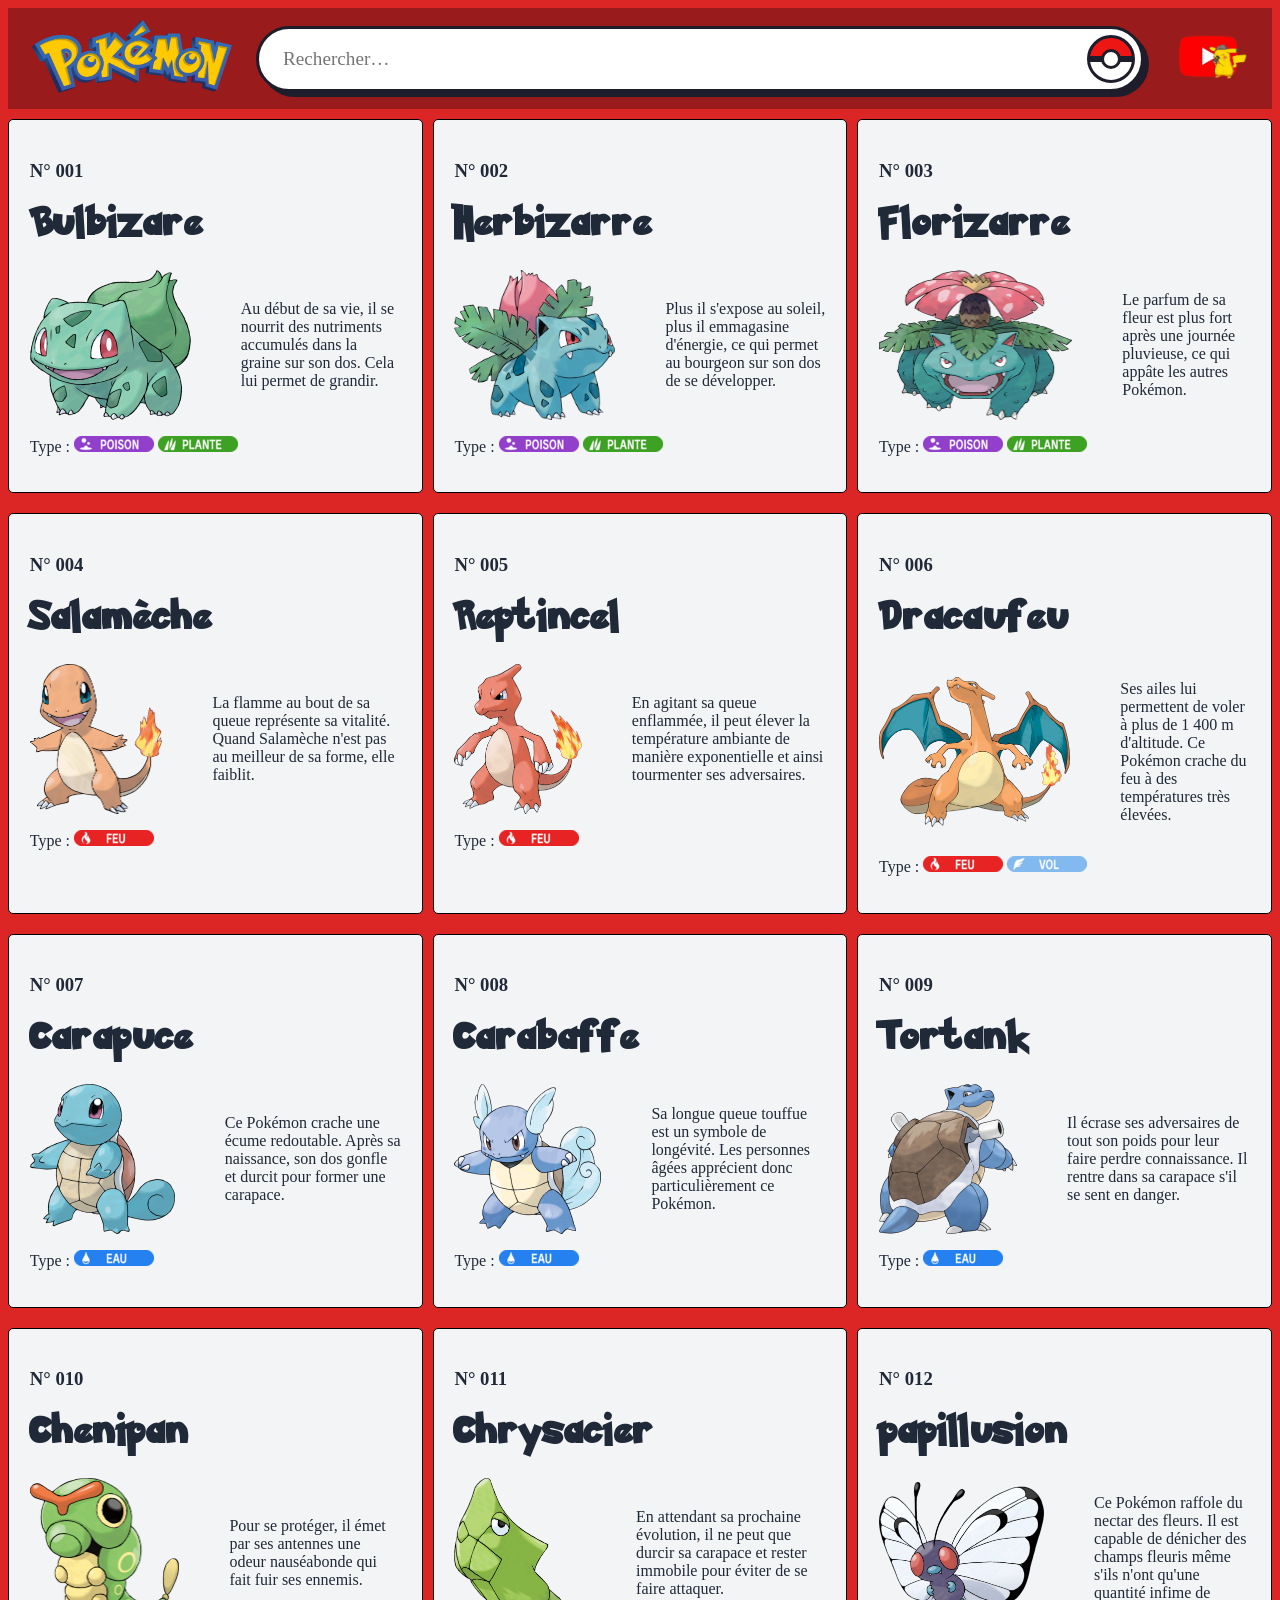
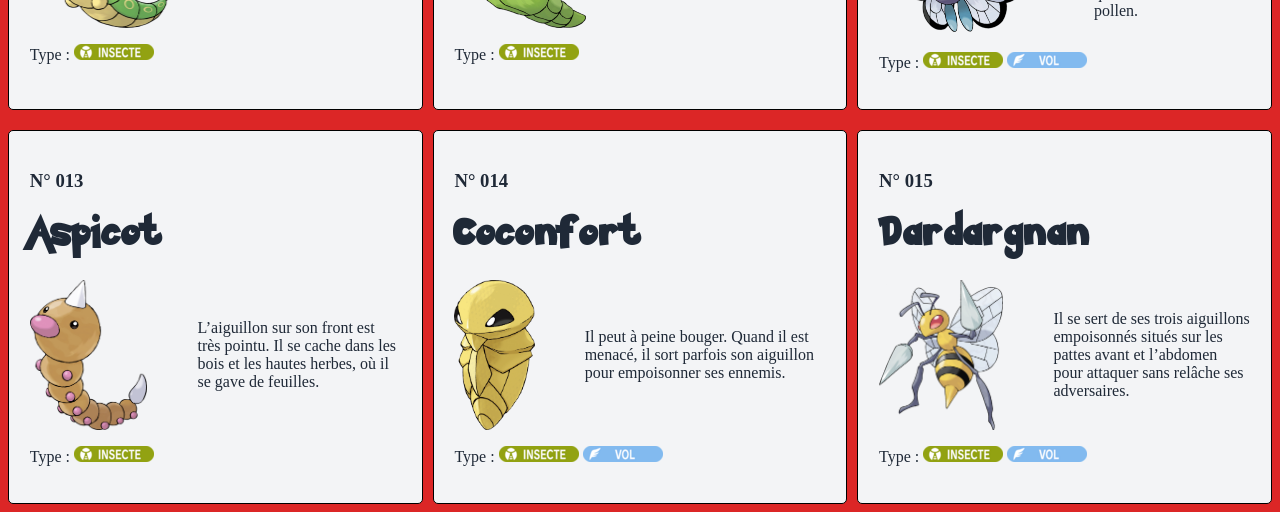
<file: index.html>
<!-- https://github.com/Damienr2212/Project_Pokedex_WEBDEV -->

<!DOCTYPE html>
<html lang="fr">
<head>
    <meta charset="UTF-8">
    <meta name="viewport" content="width=device-width, initial-scale=1.0">
    <link href='https://fonts.cdnfonts.com/css/pocket-monster' rel='stylesheet'>   
    <link rel="stylesheet" href="index.css">
    <title>Pokedex</title>
</head>
<body>
    <header>
    <div class="navbar">
        <nav>
            
            <a href="https://www.pokemon.com/fr"> <img class="logo_pokemon" src="/images/Logo_pokemon.png"> </a>
            <form action="#" role="search">
                <input type="search" name="q" placeholder="Rechercher…" aria-label="Rechercher">
                <button type="submit" aria-label="Lancer la recherche"></button>
            </form>
            <a href="https://www.youtube.com/@pokemon"> <img class="logo_youtube" src="/images/logo_youtube_transparent.png" alt="pika_youtube"> </a>

            


        </nav>
    </div>
    </header>

    <div class="afficher_cards">

        <div id="card1" class="cards">
            <a href="detail_bulbizare.html">
            <h3  class="numero">N° 001</h3>
            <h1 class="titrecards">Bulbizare</h1>
            <div class="contenu">
                <img class="pokemon" src="/images/bulbizare.png">
                <div class="card-content">
                    <p>Au début de sa vie, il se nourrit des nutriments accumulés dans la graine sur son dos. Cela lui permet de grandir.</p> 
                </div>
            </div>
            <p>Type : <img src="/imagestypes/Type_Poison_EV.png" alt="Poison"> <img src="/imagestypes/Type_Plante_EV.png" alt="Plante"> </p>  
            </a>
        </div>

        <div id="card2" class="cards">
            <h3 class="numero">N° 002</h3>
            <h1 class="titrecards">Herbizarre </h1>
            <div class="contenu">
                <img class ="pokemon" src="images/Herbizarre-RFVF.png">
                    <div class="card-content">
                        <p>Plus il s'expose au soleil, plus il emmagasine d'énergie, ce qui permet au bourgeon sur son dos de se développer.</p> 
                    </div>
            </div>
            <p>Type : <img src="/imagestypes/Type_Poison_EV.png" alt="Poison"> <img src="imagestypes/Type_Plante_EV.png" alt="Poison"> </p>
        </div>

        <div id="card3" class="cards">
            <h3 class="numero">N° 003</h3>
            <h1 class="titrecards">Florizarre </h1>
            <div class="contenu">
                <img class ="pokemon" src="images/Florizarre-RFVF.png">
                <div class="card-content">
                    <p>Le parfum de sa fleur est plus fort après une journée pluvieuse, ce qui appâte les autres Pokémon.</p> 
                </div>
            </div>
            <p>Type : <img src="/imagestypes/Type_Poison_EV.png" alt="Poison"> <img src="imagestypes/Type_Plante_EV.png" alt="Plante"> </p>
        </div>

        <div id="card4" class="cards">
            <h3 class="numero">N° 004</h3>
            <h1 class="titrecards">Salamèche</h1>
            <div class="contenu">
                <img class="pokemon" src="/images/salamèche-RFVF.png">
                <div class="card-content">
                    <p>La flamme au bout de sa queue représente sa vitalité. Quand Salamèche n'est pas au meilleur de sa forme, elle faiblit.</p>
                </div>
            </div>
                <p>Type : <img src="/imagestypes/Type_Feu_EV.png" alt="Feu"> </p>
        </div>

        <div id="card5" class="cards">
            <h3 class="numero">N° 005</h3>
            <h1 class="titrecards">Reptincel </h1>
                <div class="contenu">
                <img class ="pokemon" src="images/Reptincel-RFVF.png">
                    <div class="card-content">
                    <p>En agitant sa queue enflammée, il peut élever la température ambiante de manière exponentielle et ainsi tourmenter ses adversaires.</p>
                    </div>
                </div>
                    <p>Type : <img src="/imagestypes/Type_Feu_EV.png" alt="Feu"> </p>  
        </div>

        <div id="card6" class="cards">
            <h3 class="numero">N° 006</h3>
            <h1 class="titrecards">Dracaufeu </h1>
            <div class="contenu">
                <img class ="pokemon" src="images/Dracaufeu-RFVF.png">
                <div class="texte">
                    <p>Ses ailes lui permettent de voler à plus de 1 400 m d'altitude. Ce Pokémon crache du feu à des températures très élevées.</p>
                </div>
            </div>
                <p>Type : <img src="/imagestypes/Type_Feu_EV.png" alt="Feu"> <img src="/imagestypes/Type_Vol_EV.png" alt="Vol"> </p>
        </div>

        <div id="card7" class="cards">
            <h3 class="numero">N° 007</h3>
            <h1 class="titrecards">Carapuce</h1>
            <div class="contenu">
                <img class ="pokemon" src="images/Carapuce-RFVF.png">
                <div class="texte">
                    <p>Ce Pokémon crache une écume redoutable. Après sa naissance, son dos gonfle et durcit pour former une carapace.</p>
                </div>
            </div>
                <p>Type : <img src="/imagestypes/Type_Eau_EV.png" alt="Eau"> </p>
        </div>

        <div id="card8" class="cards">
            <h3 class="numero">N° 008</h3>
            <h1 class="titrecards">Carabaffe</h1>
            <div class="contenu">
                <img class ="pokemon" src="images/Carabaffe-RFVF.png">
                <div class="texte">
                    <p>Sa longue queue touffue est un symbole de longévité. Les personnes âgées apprécient donc particulièrement ce Pokémon.</p>
                </div>
            </div>
                <p>Type : <img src="/imagestypes/Type_Eau_EV.png" alt="Eau"> </p>
        </div>

        <div id="card9" class="cards">
            <h3 class="numero">N° 009</h3>
            <h1 class="titrecards">Tortank </h1>
            <div class="contenu">
                <img class ="pokemon" src="images/Tortank-RFVF.png">
                <div class="texte">
                    <p>Il écrase ses adversaires de tout son poids pour leur faire perdre connaissance. Il rentre dans sa carapace s'il se sent en danger.</p>
                </div>
            </div>
                <p>Type : <img src="/imagestypes/Type_Eau_EV.png" alt="Eau"> </p>
        </div>
        
        <div id="card10" class="cards">
            <h3 class="numero">N° 010</h3>
            <h1 class="titrecards">Chenipan </h1>
            <div class="contenu">
                <img class ="pokemon" src="images/Chenipan-RFVF.png">
                <div class="texte">
                    <p>Pour se protéger, il émet par ses antennes une odeur nauséabonde qui fait fuir ses ennemis.</p>
                </div>
            </div>
                <p>Type : <img src="/imagestypes/Type_Insecte_EV.png" alt="Insecte"> </p>
        </div>

        <div id="card11" class="cards">
            <h3 class="numero">N° 011</h3>
            <h1 class="titrecards">Chrysacier </h1>
            <div class="contenu">
                <img class ="pokemon" src="images/Chrysacier-RFVF.png">
                <div class="texte">
                    <p>En attendant sa prochaine évolution, il ne peut que durcir sa carapace et rester immobile pour éviter de se faire attaquer.</p>
                </div>
            </div>
                <p>Type : <img src="/imagestypes/Type_Insecte_EV.png" alt="Insecte"> </p>
        </div>

        <div id="card12" class="cards">
            <h3 class="numero">N° 012</h3>
            <h1 class="titrecards">papillusion </h1>
            <div class="contenu">
                <img class ="pokemon" src="images/Papilusion-RFVF.png">
                <div class="texte">
                    <p>Ce Pokémon raffole du nectar des fleurs. Il est capable de dénicher des champs fleuris même s'ils n'ont qu'une quantité infime de pollen.</p>
                </div>
            </div>
                <p>Type : <img src="/imagestypes/Type_Insecte_EV.png" alt="Insecte"> <img src="/imagestypes/Type_Vol_EV.png" alt="Vol"> </p>
        </div>

        <div id="card13" class="cards">
            <h3 class="numero">N° 013</h3>
            <h1 class="titrecards">Aspicot </h1>
            <div class="contenu">
                <img class ="pokemon" src="images/Aspicot-RFVF.png">
                <div class="texte">
                    <p>L’aiguillon sur son front est très pointu. Il se cache dans les bois et les hautes herbes, où il se gave de feuilles.</p>
                </div>
            </div>
                <p>Type : <img src="/imagestypes/Type_Insecte_EV.png" alt="Insecte"></p>
        </div>

        <div id="card14" class="cards">
            <h3 class="numero">N° 014</h3>
            <h1 class="titrecards">Coconfort </h1>
            <div class="contenu">
                <img class ="pokemon" src="images/Coconfort-RFVF.png">
                <div class="texte">
                    <p>Il peut à peine bouger. Quand il est menacé, il sort parfois son aiguillon pour empoisonner ses ennemis.</p>
                </div>
            </div>
                <p>Type : <img src="/imagestypes/Type_Insecte_EV.png" alt="Insecte"> <img src="/imagestypes/Type_Vol_EV.png" alt="Vol"> </p>
        </div>

        <div id="card15" class="cards">
            <h3 class="numero">N° 015</h3>
            <h1 class="titrecards">Dardargnan </h1>
            <div class="contenu">
                <img class ="pokemon" src="images/Dardargnan-RFVF.png">
                <div class="texte">
                    <p>Il se sert de ses trois aiguillons empoisonnés situés sur les pattes avant et l’abdomen pour attaquer sans relâche ses adversaires.</p>
                </div>
            </div>
                <p>Type : <img src="/imagestypes/Type_Insecte_EV.png" alt="Insecte"> <img src="/imagestypes/Type_Vol_EV.png" alt="Vol"> </p>
        </div>
            
    </div>
</div>

    
</body>
</html>
</file>
<file: index.css>
@font-face {
  font-family: 'Poketmonster';
  src: url('police_ecriture/pokemon/Pokemon\ Solid.ttf') format('truetype');
  font-weight: normal;
  font-style: normal;
}
 
:root {
  --pokedex-red: #DC2626;
  --pokedex-red-dark: #991B1B;
  --pokedex-blue: #38BDF8;
  --pokedex-bg: #111827;
  --pokedex-card: #F3F4F6;
  --pokedex-yellow: #FACC15;
  --pokedex-text: #FFFFFF;
  --pokedex-text-dark: #1F2937;
}

form { 
    display: flex;
    align-items: center; 
    width: 100%; 
    padding: 6px 6px 6px 22px; 
    background: #fff; 
    border: 3px solid #1d1d2b; 
    border-radius: 999px; 
    box-shadow: 5px 5px 0 #1d1d2b; 
}

body{
    background-color: var(--pokedex-red);
    color: var(--pokedex-text);
}
header{
    background-color: var(--pokedex-red-dark);
}

form:focus-within { 
    box-shadow: 5px 5px 0 #ffcb05; 
}
 
input { 
    flex: 1; 
    min-width: 0; 
    border: 0; 
    outline: 0; 
    font: inherit; 
    font-size: 1.2rem; 
}

.logo { 
    font-size: 1.6rem; 
    color: var(--rouge); 
    text-decoration: none; 
    width: 200px; 
    height: auto;
    object-fit: contain;
}

.liens { 
    display: flex; 
    gap: 20px; 
    margin: 0; 
    padding: 0; 
    list-style: none; 
}

.liens a { 
    color: var(--encre); 
    text-decoration: none; 
    font-size: 1.1rem; 
}

.liens a:hover {
     color: var(--bleu); 
}
 
/* Pokéball */
button { 
    position: relative; 
    width: 48px; 
    height: 48px; 
    border: 3px solid #1d1d2b; 
    border-radius: 50%; 
    cursor: pointer; 
    background: linear-gradient(#ee1515 0 44%, #1d1d2b 44% 56%, #fff 56%); 
    transition: transform .4s; 
}
button::after { 
    content: ""; 
    position: absolute; 
    top: 50%; 
    left: 50%; 
    width: 14px; 
    height: 14px; 
    transform: translate(-50%, -50%); 
    background: #fff; 
    border: 3px solid #1d1d2b; 
    border-radius: 50%; 
}
button:hover { 
    transform: rotate(360deg); 
}

nav{
    display: flex;
    align-items: center;
    gap: 24px;
    padding: 12px 24px;
    border-bottom: 4px solid var(--encre);
}


.logo_pokemon{
    width: 200px;
    justify-self: start;
}   

.logo_youtube{
    height: 50px;
    justify-self: end;
    
}

.titre{
    text-align: center;
    font-size: 50px;
    letter-spacing: 2px;
}

.pokemon{
    height: 150px;
    width: auto;
    object-fit: contain;
}

.cards {
    display: inline-block;
    gap: 10px;
    margin-top: 10px;
    border-radius: 5px;
    border: 1px solid black;
    /*background: rgba(182, 181, 181, 0.4);*/
    background-color: var(--pokedex-card);
    padding: 5%;
    color: var(--pokedex-text-dark);
}

.cards:hover{
    box-shadow: 5px 2.5px 2.5px rgb(82, 81, 81);
    transition: 0.3s;
}

.card {
    width: 32%;
    box-sizing: border-box;
    align-items: center;
}



.afficher_cards{
    display: grid;
    grid-template-columns: repeat(3, 1fr);
    gap: 10px;    
}



#card1:hover { 
    background-color: #0d9c31;    
}

#card2:hover { 
    background-color: #0a6c23;
}

#card3:hover { 
    background-color: #095522;
}

#card4:hover { 
    background-color: #c64017; 
}

#card5:hover { 
    background-color: #bd3305; 
}

#card6:hover { 
    background-color: #b70000; 
}

#card7:hover { 
    background-color: #078fad; 
}

#card8:hover { 
    background-color: #085eb4; 
}

#card9:hover {
    background-color: #0d2ba4; 
}

#card10:hover { 
    background-color: #1d7823; 
}

#card11:hover { 
    background-color: #15aa04; 
}

#card12:hover { 
    background-color: #6d29cb;
}

#card13:hover { 
    background-color: #45545e;
}

#card14:hover { 
    background-color: #a5bd18;
}

#card15:hover { 
    background-color: #cac711;
}
.card img {
    max-width: 100%;      
    height: auto;
}

.contenu {
    display: flex;
    align-items: center;
    gap: 50px;
}

h1{
    font-family: Poketmonster;
    letter-spacing: 3px;
}

a {
    text-decoration: none;
    color: var(--pokedex-text-dark);
}
</file>
